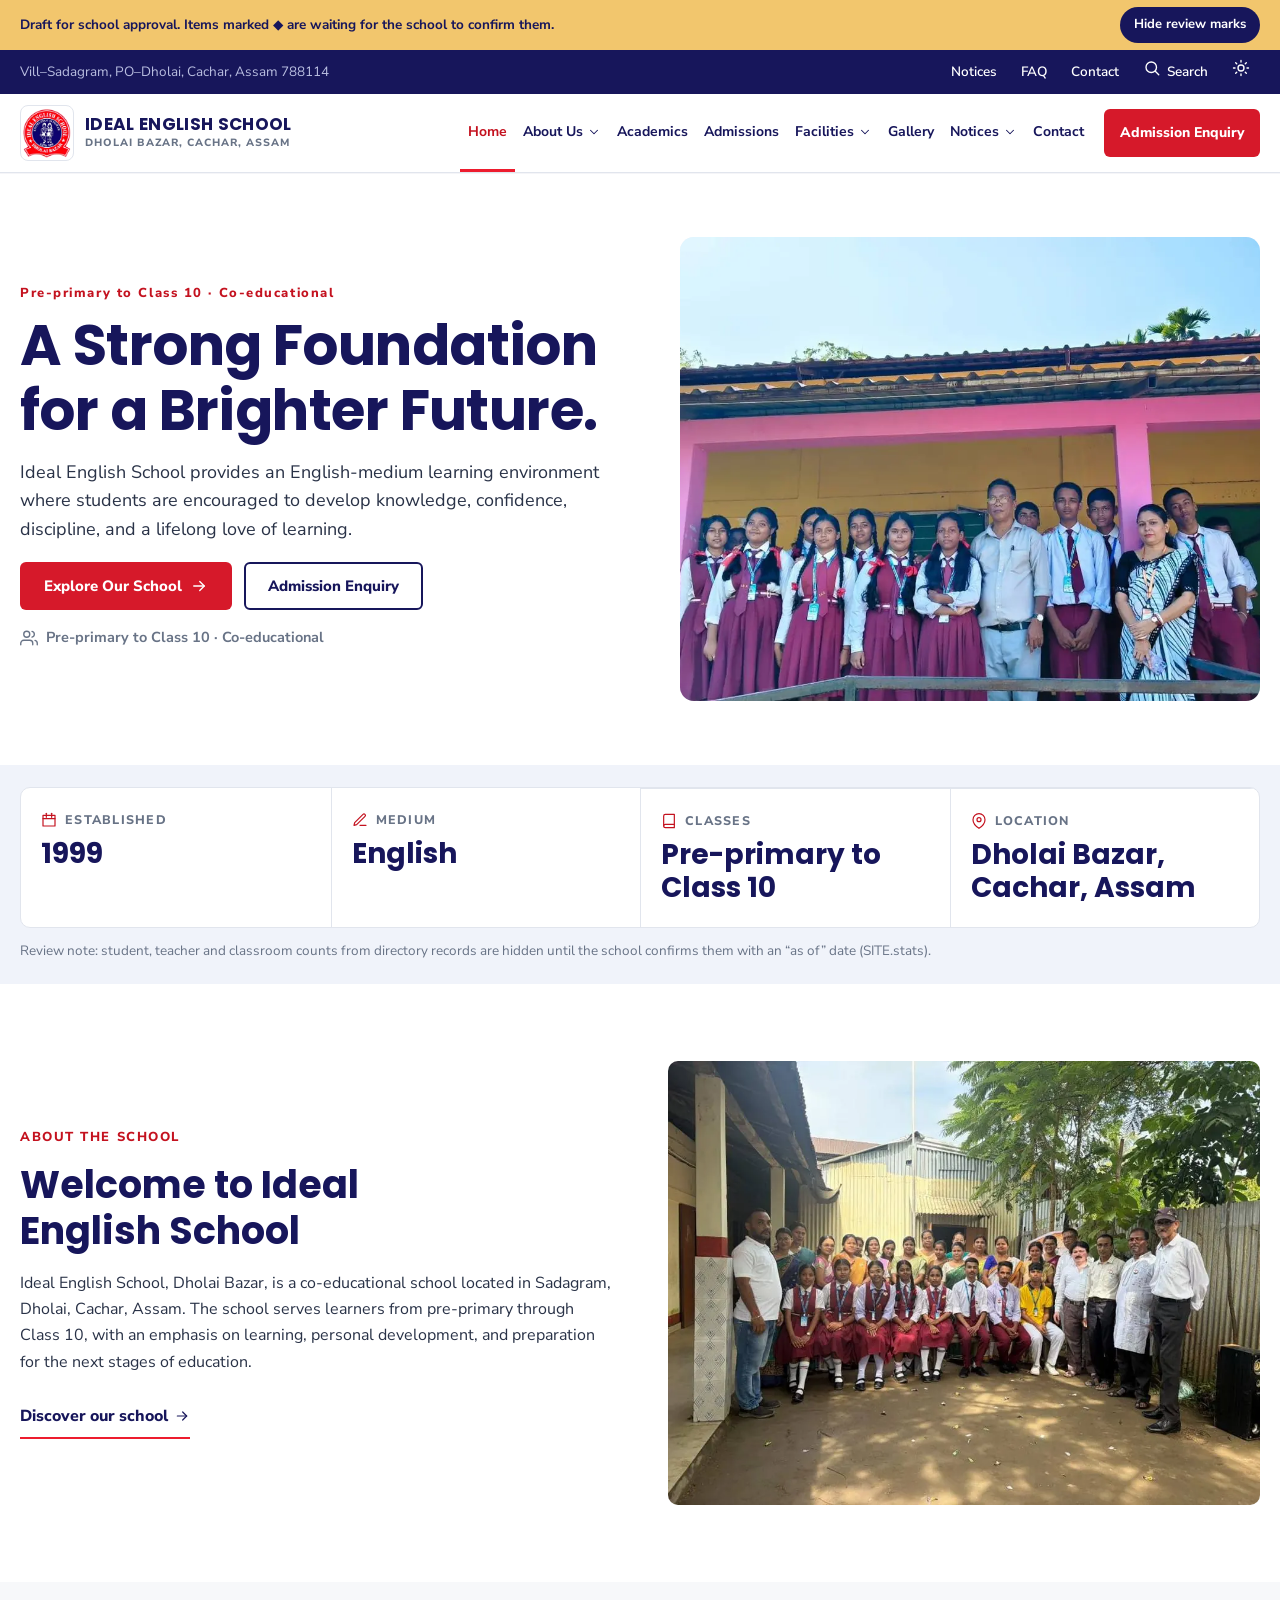
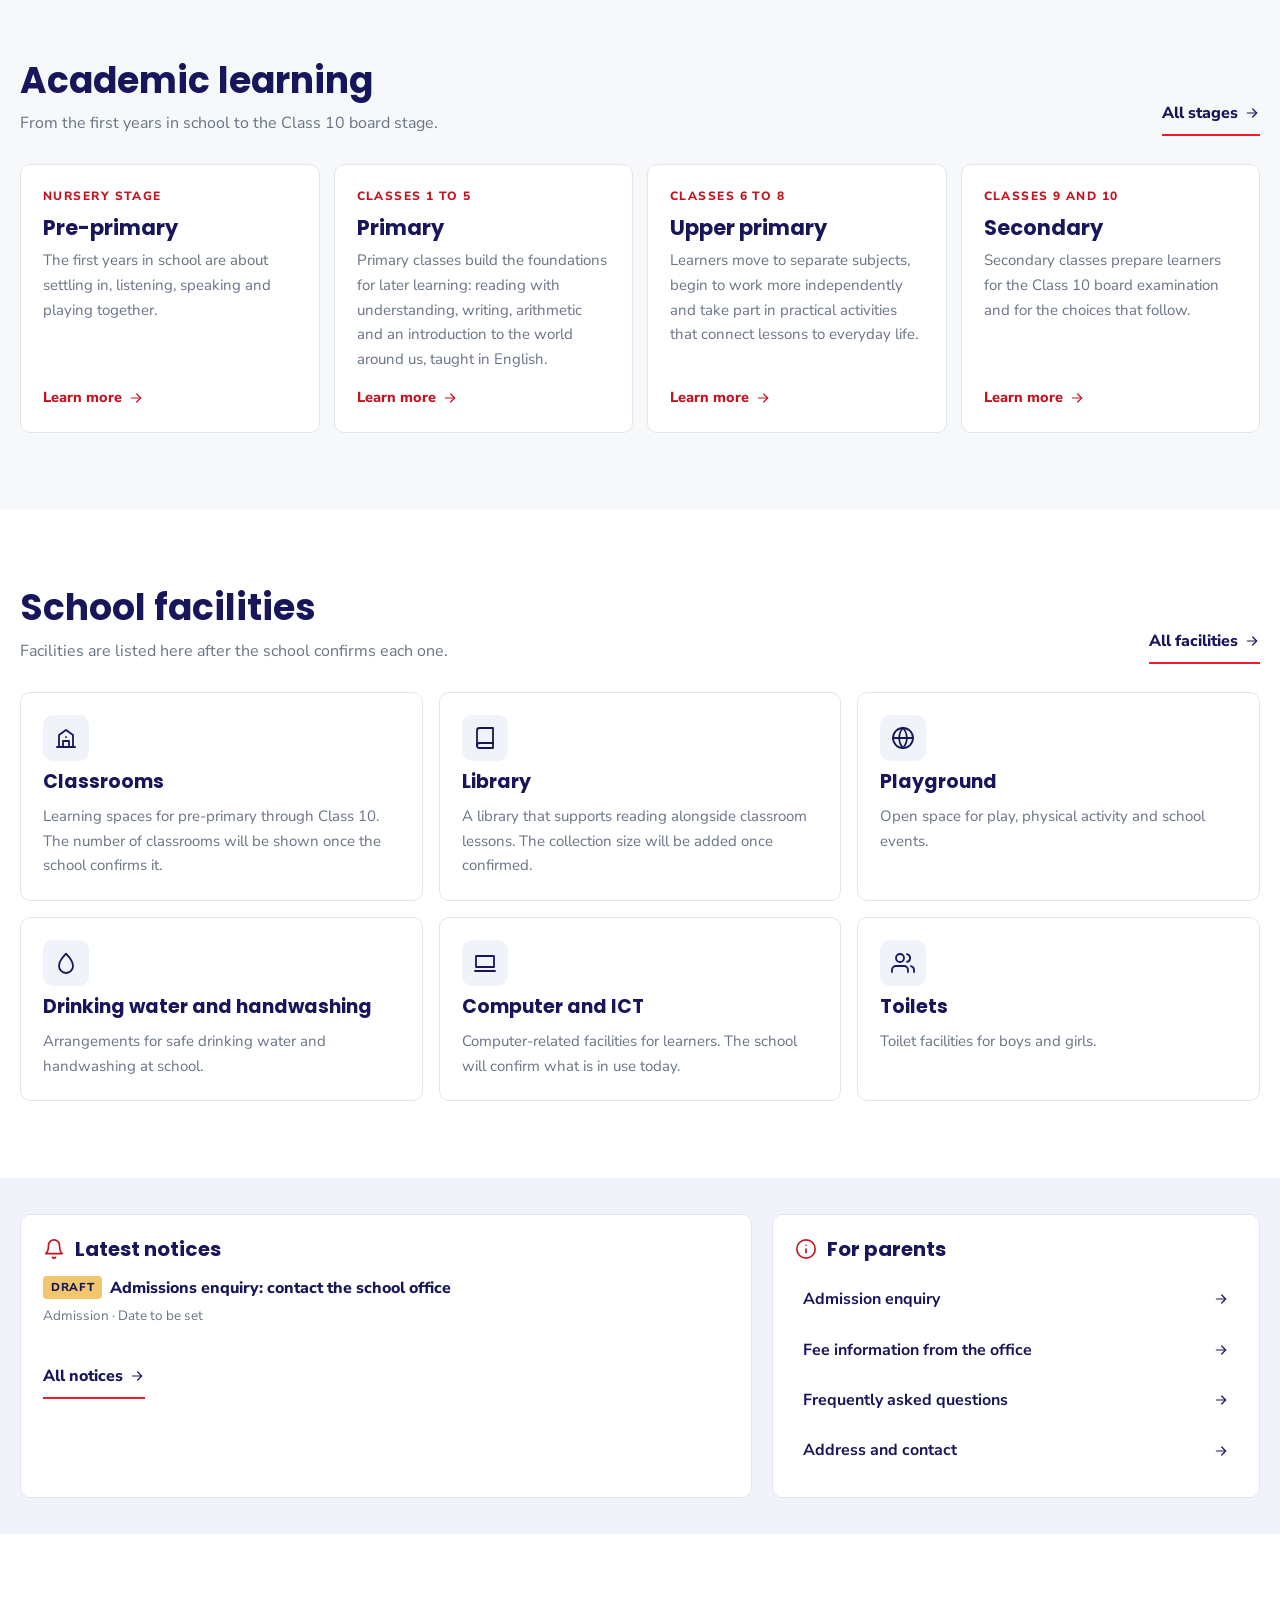
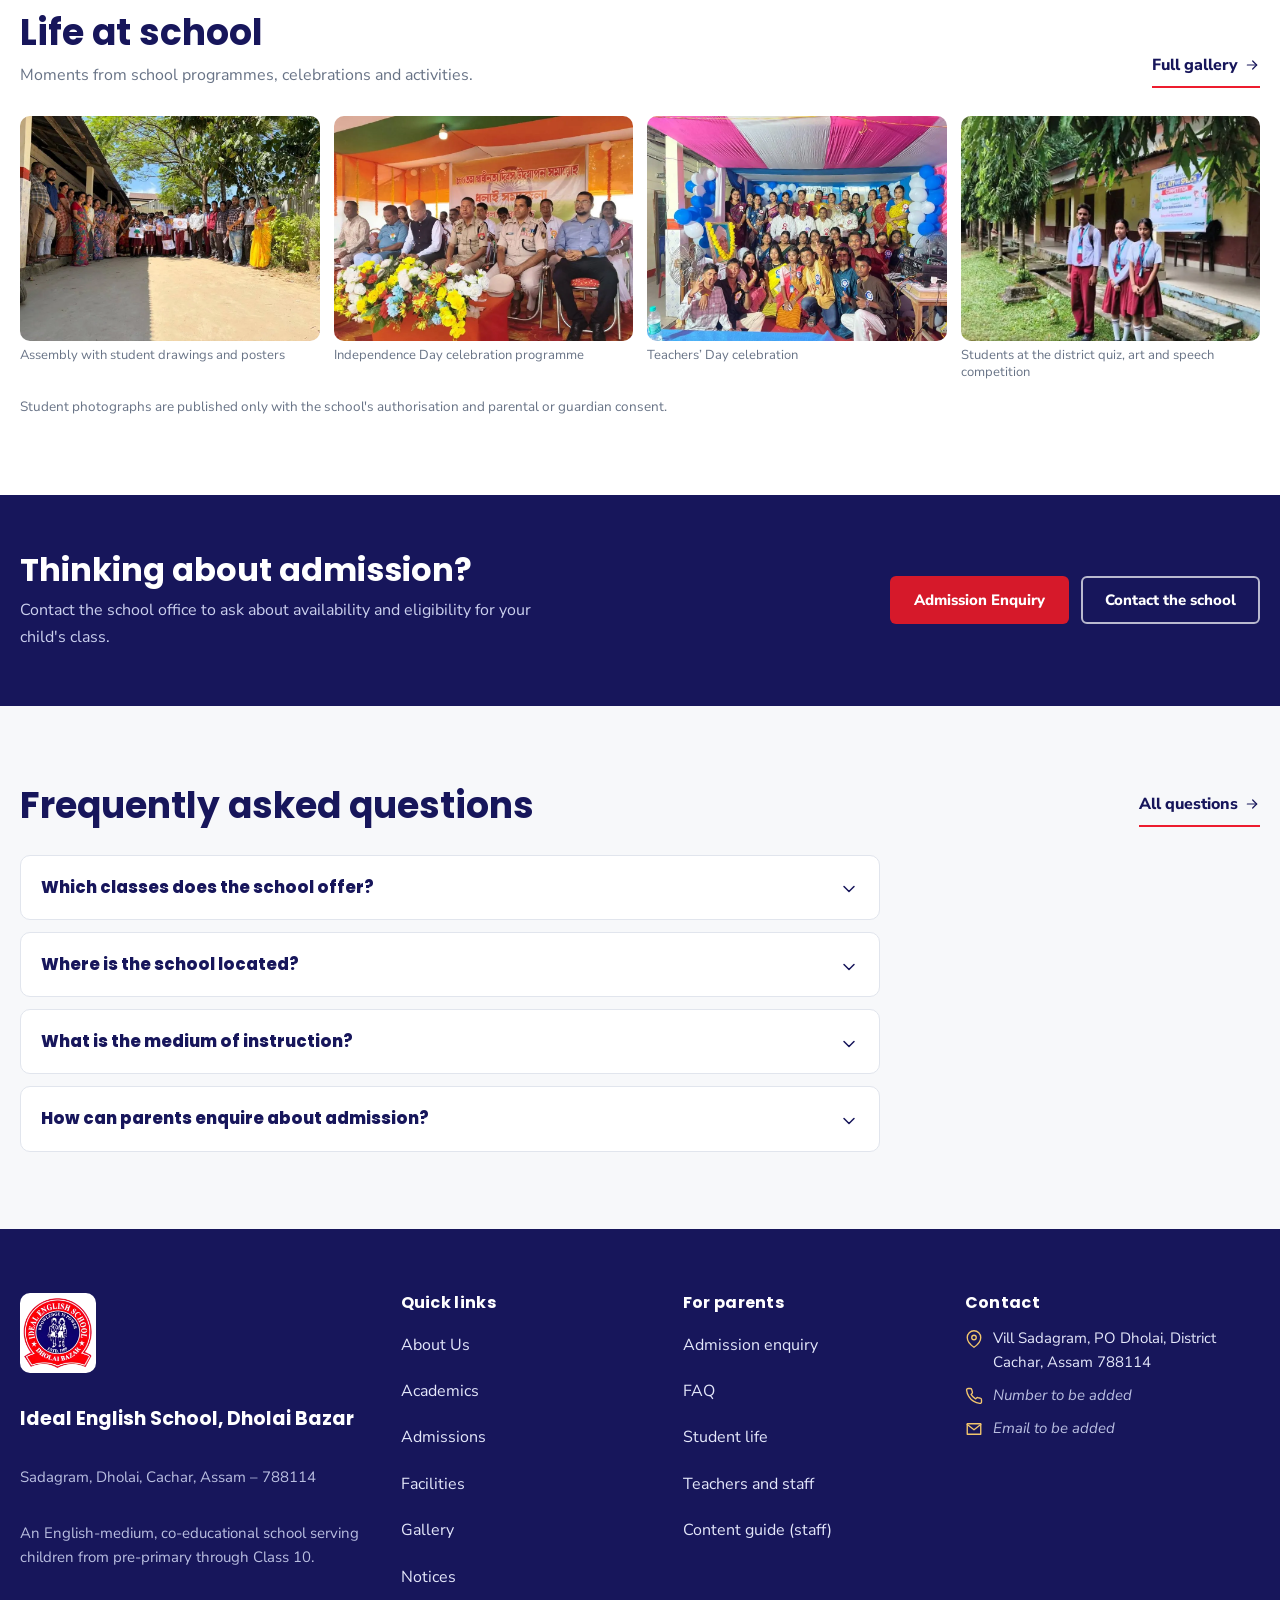
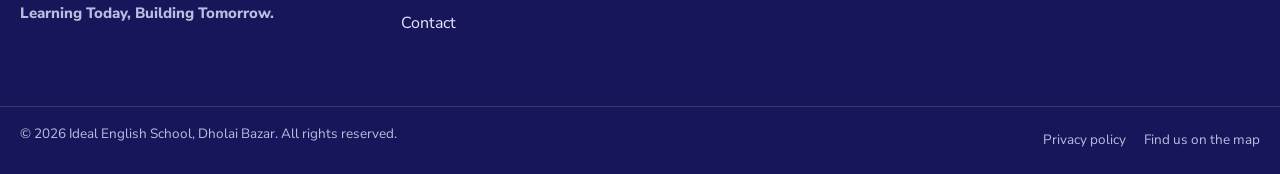
<file: index.html>
<!doctype html>
<html lang="en">
<head>
  <meta charset="utf-8">
  <meta name="viewport" content="width=device-width, initial-scale=1, viewport-fit=cover">
  <title>Ideal English School</title>
  <meta name="claude:viewport-fit-sides" content="cover">
  <meta name="description" content="Ideal English School, Dholai Bazar: an English-medium, co-educational school in Sadagram, Dholai, Cachar, Assam, serving children from pre-primary through Class 10. Established 1999.">
  <meta property="og:title" content="Ideal English School, Dholai Bazar">
  <meta property="og:description" content="Pre-primary to Class 10 in Sadagram, Dholai, Cachar, Assam. Established 1999.">
  <meta property="og:type" content="website">
  <link rel="preconnect" href="https://fonts.googleapis.com">
  <link rel="preconnect" href="https://fonts.gstatic.com" crossorigin>
  <link rel="stylesheet" href="https://fonts.googleapis.com/css2?family=Nunito+Sans:wght@400;600;700;800&family=Poppins:wght@600;700&display=swap">
  <link rel="stylesheet" href="css/style.css">
  <script type="application/ld+json">{"@context":"https://schema.org","@type":"School","name":"Ideal English School, Dholai Bazar","foundingDate":"1999","address":{"@type":"PostalAddress","streetAddress":"Sadagram","addressLocality":"Dholai, Cachar","addressRegion":"Assam","postalCode":"788114","addressCountry":"IN"}}</script>
</head>
<body>

<noscript><style>#intro{display:none}</style><p style="padding:24px;font-family:sans-serif">Ideal English School, Dholai Bazar needs JavaScript to display its pages. Address: Vill Sadagram, PO Dholai, District Cachar, Assam 788114.</p></noscript>

<div id="intro" role="presentation" aria-hidden="true">
  <div class="i-stage"><div class="i-logo"><img data-logo alt=""></div></div>
</div>

<div id="app" aria-hidden="true">
  <div class="draftbar" id="draftbar"><div class="wrap"><span>Draft for school approval. Items marked &#9670; are waiting for the school to confirm them.</span><button type="button" id="rvBtn" aria-pressed="true">Hide review marks</button></div></div>
  <div class="util"><div class="wrap">
    <span class="addr">Vill&ndash;Sadagram, PO&ndash;Dholai, Cachar, Assam 788114</span>
    <ul>
      <li><a href="#notices">Notices</a></li>
      <li><a href="#faq">FAQ</a></li>
      <li><a href="#contact">Contact</a></li>
      <li><button type="button" id="searchBtn" aria-label="Search this website"><span id="sIc"></span><span class="hide-s">Search</span></button></li>
      <li><button type="button" id="themeBtn" aria-label="Switch between light and dark appearance"><span id="tIc"></span></button></li>
    </ul>
  </div></div>
  <header class="site-hdr">
    <div class="wrap hdr-row">
      <a class="brand" href="#home" aria-label="Ideal English School, Dholai Bazar. Go to home page">
        <span class="chip"><img data-logo alt=""></span>
        <span class="t"><span class="n">IDEAL ENGLISH SCHOOL</span><span class="s">DHOLAI BAZAR, CACHAR, ASSAM</span><span class="e">ESTABLISHED 1999</span></span>
      </a>
      <nav class="dnav" aria-label="Main"><ul id="dnavList"></ul></nav>
      <a class="btn btn-red hdr-cta" href="#admissions"><span class="long">Enquire About Admission</span><span class="short">Admission Enquiry</span></a>
      <button type="button" class="menu-btn" id="menuBtn" aria-expanded="false" aria-controls="mnav" aria-label="Open menu"><span id="mIc"></span></button>
    </div>
    <nav class="mnav" id="mnav" aria-label="Main mobile" hidden><div class="wrap"><ul id="mnavList"></ul><a class="btn btn-red" href="#admissions">Enquire About Admission</a></div></nav>
  </header>
  <main id="main" tabindex="-1"></main>
  <footer id="footer"></footer>
</div>
<div id="overlay"></div>

<script src="js/cms.js"></script>
<script src="js/main.js"></script>


</body></html>
</file>
<file: css/style.css>
/* Extracted from the original Ideal English School website. Styling retained. */
:root{color-scheme:light;box-sizing:border-box;padding-top:env(safe-area-inset-top,0px);padding-bottom:env(safe-area-inset-bottom,0px)}html{scroll-padding-top:env(safe-area-inset-top,0px)}body{margin:0;padding:0;font:14px -apple-system,BlinkMacSystemFont,sans-serif;background:#fff;color:#000}img{max-width:100%}[hidden]:not([hidden=until-found i]){display:none!important}

/* Layout concept: institutional portal in the spirit of IIT Bombay and IIM Guwahati. Navy utility bar, white sticky header with dropdowns, split hero, announcement band, tile grid, pale-blue sections. Red is reserved for actions and active states. */
:root{
  --navy:#17165B; --red:#ED1C2E; --red-btn:#D6192A; --red-ink:#C4121F;
  --bg:#FFFFFF; --soft:#F7F8FA; --tint:#F0F3FA; --card:#FFFFFF;
  --fg:#293247; --muted:#687386; --line:#E1E5ED; --head:#17165B; --gold:#F2C66D;
  --hdr:#FFFFFF; --band:#17165B; --band-fg:#FFFFFF; --band-mute:#B9BEE0;
  --shadow:0 1px 2px rgba(23,22,91,.06),0 8px 24px rgba(23,22,91,.07);
  --f-head:'Poppins','Nunito Sans',system-ui,sans-serif;
  --f-body:'Nunito Sans',system-ui,-apple-system,'Segoe UI',Roboto,sans-serif;
}
@media (prefers-color-scheme: dark){:root:not([data-theme="light"]){
  --bg:#0C0D29; --soft:#101232; --tint:#15174A; --card:#13143C;
  --fg:#D9DEEE; --muted:#98A1BA; --line:#27295A; --head:#F2F4FF;
  --hdr:#0F1036; --band:#08091F; --red-ink:#FF7983; --band-mute:#9AA0CC;
  --shadow:0 1px 2px rgba(0,0,0,.4),0 8px 24px rgba(0,0,0,.3); color-scheme:dark}}
:root[data-theme="dark"]{
  --bg:#0C0D29; --soft:#101232; --tint:#15174A; --card:#13143C;
  --fg:#D9DEEE; --muted:#98A1BA; --line:#27295A; --head:#F2F4FF;
  --hdr:#0F1036; --band:#08091F; --red-ink:#FF7983; --band-mute:#9AA0CC;
  --shadow:0 1px 2px rgba(0,0,0,.4),0 8px 24px rgba(0,0,0,.3); color-scheme:dark}

*{box-sizing:border-box}
body{margin:0}
html{scroll-behavior:auto}
body{background:var(--bg);color:var(--fg);font-family:var(--f-body);font-size:16px;line-height:1.65;-webkit-font-smoothing:antialiased}
body::before{content:"";position:fixed;inset:0 0 auto;height:env(safe-area-inset-top,0px);background:var(--band);z-index:60}
img{display:block}
a{color:inherit}
h1,h2,h3,h4{font-family:var(--f-head);color:var(--head);line-height:1.2;margin:0;text-wrap:balance;font-weight:700}
p{margin:0}
ul,ol{margin:0;padding:0}
button{font:inherit;color:inherit;cursor:pointer}
:focus-visible{outline:3px solid var(--red);outline-offset:2px;border-radius:3px}
.wrap{width:100%;max-width:1272px;margin-inline:auto;padding-left:max(16px,env(safe-area-inset-left,0px));padding-right:max(16px,env(safe-area-inset-right,0px))}
.sr{position:absolute;width:1px;height:1px;overflow:hidden;clip:rect(0 0 0 0);white-space:nowrap}
.ic{flex:none}

/* ---------- Intro: emblem only ---------- */
#intro{position:fixed;inset:0;z-index:200;background:#FFFFFF;display:grid;place-items:center;overflow:hidden;opacity:1;cursor:pointer;transition:opacity .45s cubic-bezier(.45,0,.2,1)}
#intro.leave{opacity:0;pointer-events:none}
.i-stage{perspective:900px;display:grid;place-items:center;transition:transform .45s cubic-bezier(.45,0,.2,1)}
#intro.leave .i-stage{transform:scale(.94)}
.i-logo{width:min(58vw,320px);aspect-ratio:520/545;transform-origin:center;will-change:transform,opacity;animation:logoFade 1s cubic-bezier(.4,0,.2,1) both}
.i-logo img{width:100%;height:100%;object-fit:contain;filter:drop-shadow(0 12px 28px rgba(23,22,91,.22))}
@keyframes logoFade{0%{opacity:0;transform:scale(1.3)}22%{opacity:1}60%{opacity:1}100%{opacity:1;transform:scale(1)}}

/* ---------- Draft bar, utility bar ---------- */
.draftbar{background:var(--gold);color:#17165B;font-size:13.5px;font-weight:700}
.draftbar .wrap{display:flex;gap:6px 16px;align-items:center;justify-content:space-between;flex-wrap:wrap;padding-block:7px}
.draftbar button{background:#17165B;color:#fff;border:0;border-radius:999px;padding:3px 14px;font-size:13px;font-weight:700}
.util{background:var(--band);color:var(--band-fg);font-size:13.5px}
.util .wrap{display:flex;align-items:center;justify-content:space-between;gap:12px;min-height:40px}
.util .addr{color:var(--band-mute);display:none}
.util ul{list-style:none;display:flex;align-items:center;gap:4px;flex-wrap:wrap;margin-left:auto}
.util a,.util button{color:var(--band-fg);text-decoration:none;background:none;border:0;padding:8px 10px;display:inline-flex;align-items:center;gap:6px;border-radius:4px;font-weight:600}
.util a:hover,.util button:hover{background:rgba(255,255,255,.12)}
.util .hide-s{display:none}

/* ---------- Header ---------- */
.site-hdr{position:sticky;top:env(safe-area-inset-top,0px);z-index:50;background:var(--hdr);border-bottom:1px solid var(--line);box-shadow:0 1px 0 rgba(23,22,91,.04)}
.hdr-row{display:flex;align-items:center;gap:12px;min-height:68px}
.brand{display:flex;align-items:center;gap:11px;text-decoration:none;min-width:0;margin-right:auto}
.brand .chip{width:46px;height:48px;border-radius:8px;background:#fff;display:grid;place-items:center;flex:none;padding:2px;border:1px solid var(--line)}
.brand .chip img{width:100%;height:100%;object-fit:contain}
.brand .t{display:flex;flex-direction:column;min-width:0}
.brand .n{font-family:var(--f-head);font-weight:700;font-size:15px;color:var(--head);letter-spacing:.02em;line-height:1.15}
.brand .s{font-size:9.5px;font-weight:800;letter-spacing:.09em;color:var(--muted);line-height:1.5}
.brand .e{display:none;font-size:10px;font-weight:800;letter-spacing:.14em;color:var(--red-ink)}
.menu-btn{display:inline-grid;place-items:center;width:46px;height:46px;border-radius:8px;background:transparent;border:1px solid var(--line);color:var(--head)}
.dnav,.hdr-cta.btn{display:none}
.mnav{border-top:1px solid var(--line);max-height:calc(100dvh - 120px);overflow:auto;background:var(--hdr);animation:drop .22s ease both}
.mnav ul{list-style:none}
.mnav .wrap{padding-block:8px 18px}
.mnav a{display:flex;justify-content:space-between;align-items:center;text-decoration:none;padding:13px 4px;font-weight:700;color:var(--head);border-bottom:1px solid var(--line);min-height:48px}
.mnav a[aria-current="page"]{color:var(--red-ink)}
.mnav .sub a{padding-left:20px;font-weight:600;color:var(--fg);font-size:15px}
.mnav .btn{margin-top:14px;width:100%;justify-content:center;border-bottom:0}
@keyframes drop{from{opacity:0;transform:translateY(-6px)}to{opacity:1;transform:none}}

.btn{display:inline-flex;align-items:center;gap:8px;text-decoration:none;font-weight:800;font-size:15px;line-height:1.2;padding:13px 22px;border-radius:6px;border:2px solid transparent;transition:background .18s,color .18s,border-color .18s,transform .18s;cursor:pointer;font-family:var(--f-body)}
.btn:active{transform:translateY(1px)}
.btn-red{background:var(--red-btn);color:#fff}
.btn-red:hover{background:#B8101F}
.btn-navy{background:var(--navy);color:#fff}
.btn-navy:hover{background:#0F0E44}
.btn-line{background:transparent;color:var(--head);border-color:var(--head)}
.btn-line:hover{background:var(--head);color:var(--bg)}
.btn-white{background:#fff;color:#17165B}
.btn-white:hover{background:#F0F3FA}
.btn-ghost-w{background:transparent;color:#fff;border-color:rgba(255,255,255,.7)}
.btn-ghost-w:hover{background:rgba(255,255,255,.14)}
.btn-sm{padding:9px 16px;font-size:14px}

/* ---------- Main ---------- */
main:focus{outline:none}
.page{animation:pg .35s ease both}
@keyframes pg{from{opacity:.001;transform:translateY(8px)}to{opacity:1;transform:none}}
section{scroll-margin-top:90px}
.sec{padding-block:clamp(44px,6vw,80px)}
.sec.tint{background:var(--tint)}
.sec.soft{background:var(--soft)}
.sec-h{display:flex;align-items:end;justify-content:space-between;gap:16px;flex-wrap:wrap;margin-bottom:28px}
.sec-h h2{font-size:clamp(26px,3.2vw,36px)}
.sec-h p{color:var(--muted);max-width:60ch;margin-top:8px}
.eyebrow{font-size:13px;font-weight:800;letter-spacing:.12em;color:var(--red-ink);margin-bottom:14px}
.lead{font-size:clamp(17px,1.6vw,19px);color:var(--fg);max-width:62ch}
.more{display:inline-flex;gap:6px;align-items:center;font-weight:800;color:var(--head);text-decoration:none;border-bottom:2px solid var(--red)}
.more:hover{color:var(--red-ink)}
.prose p+p{margin-top:14px}
.prose{max-width:68ch}

/* review marks */
.nc{}
body.review .nc{
  border-bottom: none !important;
}

body.review .nc::after{
  content: none !important;
  display: none !important;
}
.ro{display:none}
body.review .ro{display:block}

/* ---------- Hero ---------- */
.hero{padding-block:clamp(32px,5vw,64px) clamp(36px,5vw,72px);background:var(--bg)}
.hero-grid{display:grid;gap:32px;align-items:center}
.hero h1{font-size:clamp(34px,5.4vw,58px);letter-spacing:-.01em;margin-bottom:18px}
.hero .btns{display:flex;flex-wrap:wrap;gap:12px;margin-top:28px}
.trust{display:inline-flex;gap:8px;align-items:center;margin-top:24px;font-weight:700;color:var(--muted);font-size:14.5px}
.ph{position:relative;display:flex;flex-direction:column;align-items:center;justify-content:center;gap:6px;text-align:center;padding:20px;color:var(--muted);background:var(--tint);border:1.5px dashed #A9B2CF;border-radius:10px;aspect-ratio:4/3;width:100%;max-width:100%;font-size:13px;line-height:1.4}
.ph strong{color:var(--head);font-size:15px;font-family:var(--f-head)}
.ph span{max-width:30ch}
.ph .ic{color:var(--navy)}
:root[data-theme="dark"] .ph .ic{color:var(--head)}
.ph-hero{aspect-ratio:5/4;border-radius:14px}
.ph-wide{aspect-ratio:16/9}
.ph-sq{aspect-ratio:1/1}

.ann-band{background:var(--tint);padding-block:36px}
.ann-grid{display:grid;gap:20px}
.card{background:var(--card);border:1px solid var(--line);border-radius:10px}
.panel{padding:22px}
.panel h2,.panel h3{font-size:20px;margin-bottom:14px;display:flex;align-items:center;gap:10px}
.panel h2 .ic,.panel h3 .ic{color:var(--red-ink)}
.alist{list-style:none;display:flex;flex-direction:column}
.alist li{border-top:1px solid var(--line);padding:14px 0}
.alist li:first-child{border-top:0;padding-top:0}
.alist a{font-weight:800;color:var(--head);text-decoration:none}
.alist a:hover{color:var(--red-ink);text-decoration:underline}
.alist small{display:block;color:var(--muted);font-size:13.5px;margin-top:3px}
.badge{display:inline-block;font-size:11.5px;font-weight:800;letter-spacing:.06em;text-transform:uppercase;padding:2px 8px;border-radius:4px;background:var(--gold);color:#17165B;margin-right:8px;vertical-align:2px}
.badge.cat{background:var(--tint);color:var(--head);border:1px solid var(--line)}
.ql{list-style:none;display:grid;gap:2px}
.ql a{display:flex;justify-content:space-between;align-items:center;gap:10px;padding:11px 8px;border-radius:6px;text-decoration:none;font-weight:700;color:var(--head)}
.ql a:hover{background:var(--tint);color:var(--red-ink)}

.welcome{display:grid;gap:32px;align-items:center}
.welcome h2{font-size:clamp(28px,3.4vw,38px);margin-bottom:16px}
.info-panel{margin-top:24px;display:grid;gap:0;border:1px solid var(--line);border-radius:10px;overflow:hidden}
.info-panel div{display:flex;justify-content:space-between;gap:16px;padding:12px 16px;border-top:1px solid var(--line);font-size:15px}
.info-panel div:first-child{border-top:0}
.info-panel dt{color:var(--muted);font-weight:600}
.info-panel dd{margin:0;font-weight:800;color:var(--head);text-align:right}
.info-panel{margin-inline:0}

.tiles{display:grid;gap:16px}
.tile{display:flex;flex-direction:column;gap:14px;padding:24px;text-decoration:none;background:var(--card);border:1px solid var(--line);border-radius:10px;transition:border-color .2s,box-shadow .2s,transform .2s;position:relative}
.tile:hover{border-color:var(--navy);box-shadow:var(--shadow);transform:translateY(-2px)}
.tile .ico{width:52px;height:52px;border-radius:10px;background:var(--navy);color:#fff;display:grid;place-items:center}
.tile h3{font-size:20px}
.tile p{color:var(--muted);font-size:15px}
.tile .go{margin-top:auto;display:inline-flex;gap:6px;align-items:center;font-weight:800;color:var(--red-ink);font-size:14.5px}

.facts{display:grid;gap:0;grid-template-columns:1fr 1fr;border:1px solid var(--line);border-radius:10px;overflow:hidden;background:var(--card)}
.fact{padding:22px 20px;border-top:1px solid var(--line);border-left:1px solid var(--line)}
.fact:nth-child(-n+2){border-top:0}
.fact:nth-child(odd){border-left:0}
.fact .k{font-size:12.5px;font-weight:800;letter-spacing:.1em;text-transform:uppercase;color:var(--muted);display:flex;gap:8px;align-items:center}
.fact .k .ic{color:var(--red-ink)}
.fact .v{font-family:var(--f-head);font-weight:700;font-size:clamp(20px,2.6vw,28px);color:var(--head);margin-top:6px;line-height:1.2}

.cta{background:var(--navy);color:#fff;padding-block:clamp(36px,5vw,56px)}
:root[data-theme="dark"] .cta{background:#17165B}
.cta .wrap{display:flex;flex-wrap:wrap;gap:20px 40px;align-items:center;justify-content:space-between}
.cta h2{color:#fff;font-size:clamp(24px,3vw,32px);max-width:24ch}
.cta p{color:#CBD0EE;margin-top:8px;max-width:56ch}
.cta .btns{display:flex;gap:12px;flex-wrap:wrap}

/* ---------- Page header ---------- */
.phead{background:var(--tint);border-bottom:1px solid var(--line);padding-block:clamp(28px,4vw,48px)}
.phead h1{font-size:clamp(30px,4.2vw,44px);margin:10px 0 12px}
.crumb{font-size:14px;color:var(--muted);display:flex;gap:8px;flex-wrap:wrap}
.crumb a{color:var(--head);font-weight:700}

/* ---------- Editorial rows ---------- */
.edit{display:grid;gap:24px;align-items:center;padding-block:clamp(28px,4vw,48px);border-top:1px solid var(--line)}
.edit:first-of-type{border-top:0}
.edit h2{font-size:clamp(24px,2.8vw,32px);margin-bottom:12px}
.edit ul{margin-top:14px;padding-left:20px;display:grid;gap:6px}
.edit .more{margin-top:18px}
.note{display:flex;gap:12px;align-items:flex-start;background:var(--tint);border-left:4px solid var(--navy);padding:14px 16px;border-radius:0 8px 8px 0;font-size:15px;max-width:72ch}
.note .ic{margin-top:3px;color:var(--navy)}
:root[data-theme="dark"] .note .ic{color:var(--head)}
.chips{display:flex;flex-wrap:wrap;gap:8px;list-style:none}
.chips li,.chip-b{padding:7px 14px;border:1px solid var(--line);background:var(--card);border-radius:999px;font-weight:700;font-size:14.5px;color:var(--head)}
.chip-b{cursor:pointer}
.chip-b[aria-pressed="true"]{background:var(--navy);color:#fff;border-color:var(--navy)}
.steps{list-style:none;counter-reset:s;display:grid;gap:14px;max-width:760px}
.steps li{counter-increment:s;display:grid;grid-template-columns:44px 1fr;gap:14px;align-items:start;padding:16px;background:var(--card);border:1px solid var(--line);border-radius:10px}
.steps li::before{content:counter(s);width:44px;height:44px;border-radius:50%;background:var(--navy);color:#fff;font-family:var(--f-head);font-weight:700;display:grid;place-items:center}
.steps strong{color:var(--head);display:block}
.two{display:grid;gap:20px}
.empty{padding:28px;border:1.5px dashed var(--line);border-radius:10px;color:var(--muted);text-align:center;background:var(--soft)}
.empty strong{display:block;color:var(--head);margin-bottom:4px;font-family:var(--f-head)}
.checks{list-style:none;display:grid;gap:8px}
.checks li{display:flex;gap:10px;align-items:flex-start}
.checks .ic{color:var(--red-ink);margin-top:3px}

.fac{display:grid;gap:16px}
.fac .card{padding:22px;display:flex;flex-direction:column;gap:10px}
.fac .ico{width:46px;height:46px;border-radius:10px;background:var(--tint);color:var(--navy);display:grid;place-items:center}
:root[data-theme="dark"] .fac .ico{color:var(--head)}
.fac h3{font-size:19px}
.fac p{color:var(--muted);font-size:15px}
.fac .ph{aspect-ratio:16/9;padding:12px}
.fac .ph span{display:none}

.tl{list-style:none;border-left:3px solid var(--line);margin-left:8px;padding-left:24px;display:grid;gap:22px;max-width:720px}
.tl li{position:relative}
.tl li::before{content:"";position:absolute;left:-33px;top:6px;width:14px;height:14px;border-radius:50%;background:var(--red);border:3px solid var(--bg)}
.tl .yr{font-family:var(--f-head);font-weight:700;color:var(--head);font-size:22px}
.vals{list-style:none;display:grid;gap:10px;grid-template-columns:repeat(auto-fill,minmax(150px,1fr))}
.vals li{padding:14px;border:1px solid var(--line);border-radius:10px;background:var(--card);font-weight:800;color:var(--head);text-align:center}
.vm{display:grid;gap:16px}
.vm .card{padding:24px}
.vm h3{margin-bottom:10px}
.vm blockquote{margin:0;font-size:17px}

/* gallery */
.gal-tools{display:flex;flex-wrap:wrap;gap:8px;margin-bottom:20px}
.gal-grid{display:grid;gap:12px;grid-template-columns:repeat(auto-fill,minmax(220px,1fr))}
.gal-grid button{padding:0;border:1px solid var(--line);border-radius:8px;overflow:hidden;background:var(--soft);aspect-ratio:4/3;position:relative;display:block}
.gal-grid img{width:100%;height:100%;object-fit:cover;transition:transform .3s}
.gal-grid button:hover img{transform:scale(1.04)}
.gal-grid figcaption{position:absolute;inset:auto 0 0;padding:20px 10px 8px;color:#fff;font-size:13px;text-align:left;background:linear-gradient(transparent,rgba(10,10,40,.75))}
.up{display:grid;gap:12px;padding:20px;margin-top:28px}
.lb{position:fixed;inset:0;z-index:120;background:rgba(8,9,31,.92);display:grid;grid-template-rows:auto 1fr auto;padding:max(12px,env(safe-area-inset-top,0px)) max(12px,env(safe-area-inset-right,0px)) max(12px,env(safe-area-inset-bottom,0px)) max(12px,env(safe-area-inset-left,0px));color:#fff}
.lb .top{display:flex;justify-content:flex-end;gap:8px}
.lb button{background:rgba(255,255,255,.14);color:#fff;border:0;border-radius:8px;width:46px;height:46px;display:grid;place-items:center}
.lb button:hover{background:rgba(255,255,255,.28)}
.lb .stage{display:flex;align-items:center;justify-content:center;gap:8px;min-height:0}
.lb img{max-width:100%;max-height:100%;object-fit:contain;min-width:0;flex:1 1 auto}
.lb .cap{text-align:center;padding:10px;font-size:15px}

/* notices */
.nl{list-style:none;display:grid;gap:14px}
.nl details{background:var(--card);border:1px solid var(--line);border-radius:10px}
.nl summary,.faq summary{list-style:none;cursor:pointer;padding:18px 20px;display:flex;gap:14px;align-items:flex-start;justify-content:space-between}
.nl summary::-webkit-details-marker,.faq summary::-webkit-details-marker{display:none}
.nl summary h3{font-size:18px;margin:6px 0 4px}
.nl summary small{color:var(--muted)}
.nl summary .ic,.faq summary .ic{transition:transform .2s;margin-top:4px;color:var(--head)}
.nl details[open] summary .ic,.faq details[open] summary .ic{transform:rotate(180deg)}
.nl .body,.faq .body{padding:0 20px 20px;max-width:72ch}
.faq{display:grid;gap:12px;max-width:860px}
.faq details{background:var(--card);border:1px solid var(--line);border-radius:10px}
.faq summary{font-weight:800;color:var(--head);align-items:center;font-family:var(--f-head);font-size:16.5px}
.faq .body a{font-weight:800}

/* forms */
.form{display:grid;gap:16px;padding:clamp(18px,3vw,28px)}
.form h3{font-size:22px}
.fld{display:grid;gap:6px}
.fld label{font-weight:800;color:var(--head);font-size:14.5px}
.fld label small{font-weight:600;color:var(--muted)}
.fld input,.fld select,.fld textarea{font:inherit;color:var(--fg);background:var(--bg);border:1.5px solid #AEB6CB;border-radius:8px;padding:12px 14px;width:100%;min-height:48px}
:root[data-theme="dark"] .fld input,:root[data-theme="dark"] .fld select,:root[data-theme="dark"] .fld textarea{border-color:#4A4E86}
.fld textarea{min-height:110px;resize:vertical}
.fld input:focus,.fld select:focus,.fld textarea:focus{outline:3px solid var(--red);outline-offset:0;border-color:var(--red)}
.fld [aria-invalid="true"]{border-color:var(--red-ink);background:rgba(237,28,46,.05)}
.err{color:var(--red-ink);font-weight:700;font-size:14px}
.row2{display:grid;gap:16px}
.hp{position:absolute;left:-9999px;width:1px;height:1px;overflow:hidden}
.fnote{font-size:13.5px;color:var(--muted)}
.status{padding:16px;border-radius:8px;border:1px solid var(--line);background:var(--tint);display:grid;gap:10px;font-size:15px}
.status.bad{border-color:var(--red-ink)}
.status textarea{font:inherit;font-size:14px;width:100%;min-height:120px;padding:10px;border-radius:6px;border:1px solid var(--line);background:var(--bg);color:var(--fg)}

.contact-grid{display:grid;gap:24px}
.cinfo{display:grid;gap:18px;padding:24px}
.cinfo .it{display:flex;gap:14px}
.cinfo .it .ic{color:var(--red-ink);margin-top:3px}
.cinfo h3{font-size:16px;margin-bottom:2px}
.tbd{color:var(--muted);font-style:italic}

/* search */
.search{position:fixed;inset:0;z-index:110;background:rgba(8,9,31,.6);display:flex;justify-content:center;align-items:flex-start;padding:max(70px,env(safe-area-inset-top,0px)) 16px 16px}
.search .box{background:var(--card);border-radius:12px;width:min(640px,100%);max-height:80dvh;overflow:auto;box-shadow:var(--shadow);border:1px solid var(--line)}
.search form{display:flex;gap:10px;align-items:center;padding:12px 16px;border-bottom:1px solid var(--line)}
.search input{flex:1;min-width:0;border:0;background:transparent;font:inherit;font-size:18px;color:var(--fg);padding:8px 0}
.search input:focus{outline:none}
.search ul{list-style:none;padding:8px}
.search li a{display:block;padding:11px 12px;border-radius:8px;text-decoration:none;color:var(--head);font-weight:800}
.search li a small{display:block;color:var(--muted);font-weight:600}
.search li a:hover,.search li a:focus-visible{background:var(--tint)}
.search .none{padding:20px;color:var(--muted)}
.search .x{background:none;border:0;color:var(--head);width:40px;height:40px;display:grid;place-items:center}

/* footer */
footer{background:var(--band);color:var(--band-fg);margin-top:0}
.f-top{display:grid;gap:36px;padding-block:clamp(40px,5vw,64px)}
footer h3{color:#fff;font-size:16px;margin-bottom:14px;letter-spacing:.02em}
footer ul{list-style:none;display:grid;gap:8px}
footer a{color:#E4E7FA;text-decoration:none}
footer a:hover{color:#fff;text-decoration:underline;text-decoration-color:var(--red);text-underline-offset:4px;text-decoration-thickness:2px}
.f-brand{display:grid;gap:14px;max-width:44ch}
.f-brand .chip{width:76px;height:80px;background:#fff;border-radius:10px;padding:3px}
.f-brand .chip img{width:100%;height:100%;object-fit:contain}
.f-brand .nm{font-family:var(--f-head);font-weight:700;font-size:19px;color:#fff}
.f-brand p{color:var(--band-mute);font-size:15px}
.f-tag{font-weight:800;color:var(--gold);font-size:15px}
.f-bot{border-top:1px solid rgba(255,255,255,.14);padding-block:16px;font-size:13.5px;color:var(--band-mute)}
.f-bot .wrap{display:flex;flex-wrap:wrap;gap:8px 24px;justify-content:space-between}
.f-bot a{color:var(--band-mute);padding:6px 0;display:inline-block}
.f-bot .links{display:flex;gap:18px;flex-wrap:wrap}
.fc li{display:flex;gap:10px;color:#E4E7FA;font-size:15px}
.fc .ic{margin-top:4px;color:var(--gold)}
.fc .tbd{color:var(--band-mute)}

@media (min-width:640px){
  .row2{grid-template-columns:1fr 1fr}
  .util .hide-s{display:inline}
  .brand .n{font-size:17px}
  .brand .s{font-size:10.5px}
}
@media (min-width:768px){
  .tiles{grid-template-columns:repeat(2,1fr)}
  .fac{grid-template-columns:repeat(2,1fr)}
  .two{grid-template-columns:1fr 1fr}
  .vm{grid-template-columns:1fr 1fr}
  .facts{grid-template-columns:repeat(4,1fr)}
  .fact:nth-child(-n+2){border-top:0}
  .fact:nth-child(odd){border-left:1px solid var(--line)}
  .fact:first-child{border-left:0}
  .f-top{grid-template-columns:1.4fr 1fr 1fr 1.2fr}
  .util .addr{display:block}
}
@media (min-width:960px){
  .hero-grid{grid-template-columns:1.02fr .98fr;gap:56px}
  .ann-grid{grid-template-columns:1.5fr 1fr}
  .welcome{grid-template-columns:1fr 1fr;gap:56px}
  .tiles{grid-template-columns:repeat(4,1fr)}
  .fac{grid-template-columns:repeat(3,1fr)}
  .edit{grid-template-columns:1fr 1fr;gap:56px}
  .edit.rev .ph{order:2}
  .contact-grid{grid-template-columns:.9fr 1.1fr;align-items:start}
}
@media (min-width:1280px){
  .menu-btn,.mnav{display:none!important}
  .dnav{display:block}
  .hdr-cta.btn{display:inline-flex}
  .hdr-cta .long{display:none}
  .brand .e{display:block}
  .brand .chip{width:54px;height:56px}
  .hdr-row{min-height:78px}
}
@media (min-width:1440px){.hdr-cta .long{display:inline}.hdr-cta .short{display:none}.dnav a,.dnav .lnk{padding-inline:12px}}
.dnav>ul{list-style:none;display:flex;align-items:center;gap:0}
.dnav li{position:relative}
.dnav .lnk{display:flex;align-items:center;gap:4px;padding:10px 9px;font-weight:700;font-size:14.5px;color:var(--head);text-decoration:none;border-bottom:3px solid transparent;border-radius:4px 4px 0 0;height:78px}
.dnav .lnk:hover{color:var(--red-ink)}
.dnav .lnk[aria-current="page"]{border-bottom-color:var(--red);color:var(--red-ink)}
.dnav .sub{display:none;position:absolute;top:100%;left:0;min-width:220px;background:var(--card);border:1px solid var(--line);border-top:3px solid var(--red);box-shadow:var(--shadow);list-style:none;padding:6px;z-index:5;animation:drop .16s ease both;border-radius:0 0 8px 8px}
.dnav li:hover>.sub,.dnav li:focus-within>.sub{display:block}
.dnav .sub a{display:block;padding:10px 12px;border-radius:6px;text-decoration:none;font-weight:700;font-size:14.5px;color:var(--head);border:0}
.dnav .sub a:hover{background:var(--tint);color:var(--red-ink)}
.dnav .sub a[aria-current="page"]{color:var(--red-ink)}

@media (prefers-reduced-motion:reduce){
  *,*::before,*::after{animation-duration:.001ms!important;animation-delay:0s!important;transition-duration:.001ms!important}
}
@media print{#intro,.util,.draftbar{display:none}}
/* ---------- Mobile and cross-device refinements ---------- */
html{-webkit-text-size-adjust:100%;text-size-adjust:100%;-webkit-tap-highlight-color:rgba(23,22,91,.12)}
body{overflow-wrap:break-word;min-width:320px}
img,video{max-width:100%;height:auto}
a,button,summary,select,[data-lb]{touch-action:manipulation}
.gal-grid img,.lb img{height:100%}
.lb img{height:auto;max-height:100%}
/* comfortable touch targets (44px) */
.util a,.util button{min-height:44px}
.util .wrap{min-height:44px}
.chips li,.chip-b{min-height:44px;display:inline-flex;align-items:center}
.more{padding-block:6px;min-height:44px}
.f-bot a,footer ul a{display:inline-block;padding-block:6px}
.ql a{min-height:48px}
.btn{min-height:48px;justify-content:center}
.btn-sm{min-height:44px}
.draftbar button{min-height:36px}
.nl summary,.faq summary{min-height:56px}
/* phones */
@media (max-width:639px){
  .wrap{padding-left:max(18px,env(safe-area-inset-left,0px));padding-right:max(18px,env(safe-area-inset-right,0px))}
  .hero .btns{flex-direction:column;align-items:stretch}
  .hero .btns .btn,.cta .btns .btn{width:100%}
  .cta .btns{width:100%;flex-direction:column}
  .hero h1{font-size:clamp(30px,9vw,38px)}
  .sec-h{align-items:flex-start;margin-bottom:20px}
  .panel{padding:18px}
  .tile{padding:18px;flex-direction:row;flex-wrap:wrap;align-items:center}
  .tile .ico{width:46px;height:46px}
  .tile h3{flex:1 1 0;min-width:0}
  .tile p,.tile .go{flex:1 1 100%}
  .info-panel div{flex-direction:column;gap:2px}
  .info-panel dd{text-align:left}
  .fact{padding:16px 14px}
  .gal-grid{grid-template-columns:repeat(2,1fr);gap:8px}
  .gal-grid figcaption{font-size:11.5px;padding:16px 8px 6px;line-height:1.3}
  .gal-tools{flex-wrap:nowrap;overflow-x:auto;margin-inline:-18px;padding:2px 18px 10px;scroll-snap-type:x proximity;scrollbar-width:none;-webkit-overflow-scrolling:touch}
  .gal-tools::-webkit-scrollbar{display:none}
  .gal-tools .chip-b{flex:none;scroll-snap-align:start;white-space:nowrap}
  .steps li{grid-template-columns:38px 1fr;padding:14px}
  .steps li::before{width:38px;height:38px}
  .f-top{gap:28px}
  .f-bot .wrap{flex-direction:column}
  .search{padding-top:max(16px,env(safe-area-inset-top,0px))}
  .search .box{max-height:calc(100dvh - 32px)}
  .lb .stage{gap:4px}
  .lb .stage button{width:40px;height:40px;flex:none}
  .brand .n{font-size:14px}
  .draftbar{font-size:12.5px}
}
@media (max-width:359px){.brand .s{display:none}.facts{grid-template-columns:1fr}.fact{border-left:0!important}.fact:nth-child(n+2){border-top:1px solid var(--line)}}
/* tablet */
@media (min-width:640px) and (max-width:959px){.gal-grid{grid-template-columns:repeat(3,1fr)}}
/* large screens */
@media (min-width:1600px){html{font-size:17px}.wrap{max-width:1360px}}
/* hover effects only where hover exists */
@media (hover:none){.tile:hover{transform:none;box-shadow:none;border-color:var(--line)}.gal-grid button:hover img{transform:none}}
/* landscape phones: keep the menu usable */
@media (max-height:500px){.mnav{max-height:calc(100dvh - 70px)}.lb .cap{display:none}}

body:has(#menuBtn[aria-expanded="true"]) #mbar,body:has(#overlay:not(:empty)) #mbar{display:none}
@media (max-width:639px){
  .eyebrow{font-size:12px;letter-spacing:.08em}
  .lb .stage{position:relative;gap:0}
  .lb .stage img{width:100%;flex:1 1 100%;height:auto;max-height:100%}
  .lb .stage button{position:absolute;top:50%;transform:translateY(-50%);z-index:2;background:rgba(0,0,0,.45)}
  .lb .stage button:first-child{left:4px}
  .lb .stage button:last-child{right:4px}
}

.dnav .lnk,.hdr-cta,.brand .n,.brand .s,.brand .e{white-space:nowrap}
@media (min-width:1280px) and (max-width:1599px){.dnav .lnk{padding-inline:8px;font-size:14px}.hdr-cta{padding-inline:14px;font-size:14px}.brand .e{display:none}.hdr-cta .long{display:none!important}.hdr-cta .short{display:inline!important}}

/* ---------- Image-first hero and homepage sections ---------- */
.hero{padding-block:14px 30px}
.hero-grid{gap:22px}
.hero-media{width:100%;height:auto;aspect-ratio:4/3;object-fit:cover;object-position:50% 62%;border-radius:14px;display:block;background:var(--tint);order:-1}
.hero h1{font-size:clamp(30px,8.4vw,36px);line-height:1.15;margin-bottom:14px}
.hero .eyebrow{margin-bottom:10px;font-size:12px;letter-spacing:.1em}
.hero .lead{font-size:16.5px;line-height:1.6}
.hero .btns{gap:12px;margin-top:18px}
.trust{margin-top:16px}
.pic{width:100%;height:auto;aspect-ratio:4/3;object-fit:cover;border-radius:10px;display:block}
.pic.wide{aspect-ratio:16/10}
.strip{background:var(--tint);padding-block:22px}
.stages-grid{display:grid;gap:14px}
.stage-card{padding:22px;display:flex;flex-direction:column;gap:8px;text-decoration:none;transition:border-color .2s,box-shadow .2s}
.stage-card:hover{border-color:var(--navy);box-shadow:var(--shadow)}
.stage-card .eyebrow{margin:0;font-size:12px}
.stage-card h3{font-size:21px}
.stage-card p{color:var(--muted);font-size:15px}
.stage-card .go{margin-top:auto;padding-top:6px;display:inline-flex;gap:6px;align-items:center;font-weight:800;color:var(--red-ink);font-size:14.5px}
.home-gal{display:grid;gap:10px;grid-template-columns:repeat(2,1fr)}
.home-gal figure{margin:0;min-width:0}
.home-gal a{display:block;border-radius:10px;overflow:hidden}
.home-gal img{width:100%;height:auto;aspect-ratio:4/3;object-fit:cover;display:block}
.home-gal figcaption{font-size:13px;margin-top:6px;color:var(--muted);line-height:1.35}
@media (max-width:639px){
  .draftbar{font-size:12px}.draftbar .wrap{padding-block:5px;gap:4px 12px}.draftbar button{min-height:32px;padding:2px 12px}
  .util .wrap{min-height:40px}.util a,.util button{min-height:40px}
}
@media (min-width:640px){
  .hero{padding-block:24px 40px}
  .hero h1{font-size:clamp(36px,5.6vw,44px)}
  .hero-media{aspect-ratio:16/10}
  .stages-grid{grid-template-columns:repeat(2,1fr)}
  .home-gal{grid-template-columns:repeat(4,1fr);gap:14px}
}
@media (min-width:960px){
  .hero{padding-block:clamp(40px,5vw,64px)}
  .hero-grid{gap:56px}
  .hero h1{font-size:clamp(48px,4.4vw,58px)}
  .hero .eyebrow{font-size:13px;letter-spacing:.12em}
  .hero .lead{font-size:18px}
  .hero-media{aspect-ratio:5/4;order:0}
}
@media (min-width:1100px){.stages-grid{grid-template-columns:repeat(4,1fr)}}
/* sticky bottom action bar on phones */
#mbar{display:none}
@media (max-width:767px){
  #mbar{display:grid;grid-template-columns:1fr 1fr;gap:10px;position:fixed;left:0;right:0;bottom:0;z-index:55;padding:10px max(14px,env(safe-area-inset-right,0px)) calc(10px + env(safe-area-inset-bottom,0px)) max(14px,env(safe-area-inset-left,0px));background:var(--hdr);border-top:1px solid var(--line);box-shadow:0 -6px 18px rgba(23,22,91,.12)}
  #mbar[hidden]{display:none}
  #mbar{grid-template-columns:1.2fr 1fr}
  #mbar a{min-height:46px;padding:10px 8px;font-size:14px;white-space:nowrap}
  body.hasbar footer{padding-bottom:calc(70px + env(safe-area-inset-bottom,0px))}
}

/* CMS alert bar (set from the admin panel) */
.alertbar{background:var(--red-btn);color:#fff;font-size:14px;font-weight:700}
.alertbar .wrap{display:flex;gap:10px;align-items:center;padding-block:9px}
.alertbar .ic{flex:none}
.alertbar a{color:#fff;text-decoration:underline}
@media print{.alertbar{display:none}}
</file>
